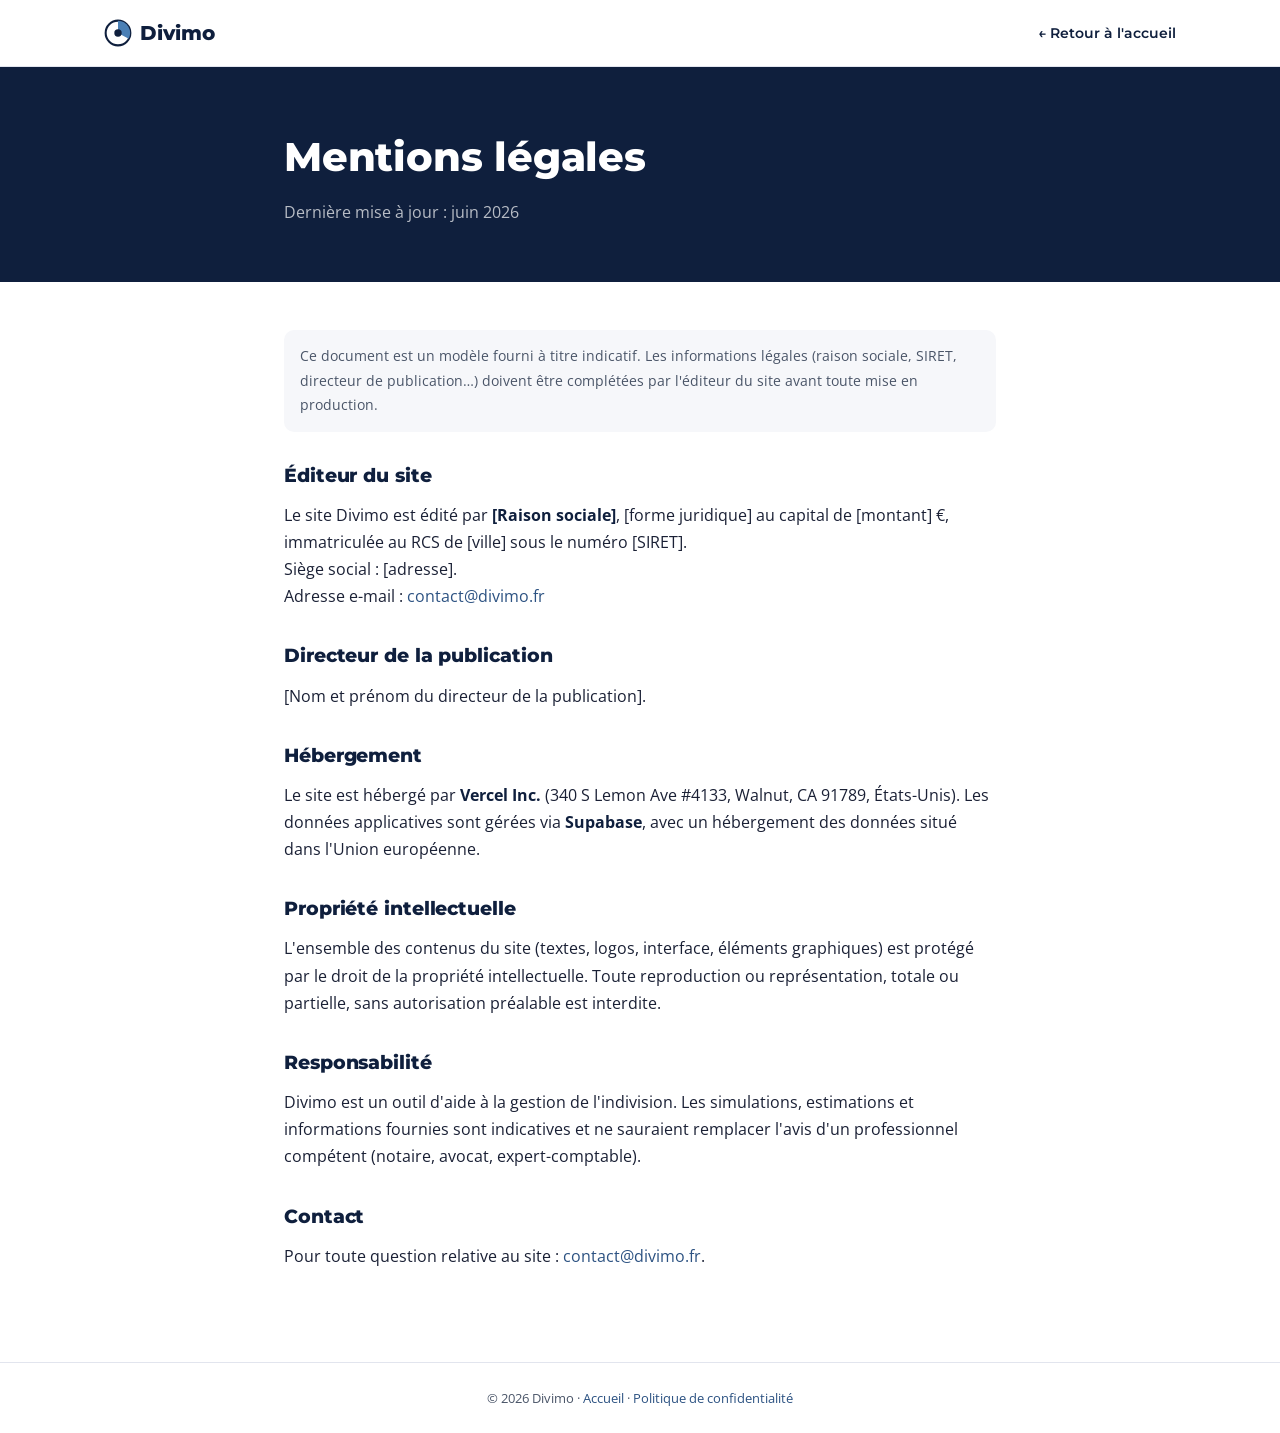
<file: mentions-legales.html>
<!DOCTYPE html>
<html lang="fr">
<head>
<meta charset="UTF-8">
<meta name="viewport" content="width=device-width, initial-scale=1.0">
<title>Mentions légales — Divimo</title>
<meta name="description" content="Mentions légales du site Divimo.">
<link rel="preconnect" href="https://fonts.googleapis.com">
<link rel="preconnect" href="https://fonts.gstatic.com" crossorigin>
<link href="https://fonts.googleapis.com/css2?family=Montserrat:wght@600;700;800&family=Open+Sans:wght@400;500;600&display=swap" rel="stylesheet">
<link rel="stylesheet" href="style.css">
<style>
*,*::before,*::after{margin:0;padding:0;box-sizing:border-box}
html{scroll-behavior:smooth}
body{font-family:'Open Sans',sans-serif;color:var(--texte);background:#fff;line-height:1.7;-webkit-font-smoothing:antialiased}
a{color:var(--accent);text-decoration:none}
a:hover{text-decoration:underline}
.lg-header{position:sticky;top:0;z-index:50;background:rgba(255,255,255,.92);backdrop-filter:blur(12px);border-bottom:1px solid var(--gris-bord)}
.lg-header-in{max-width:var(--maxw);margin:0 auto;padding:0 24px;height:66px;display:flex;align-items:center;justify-content:space-between}
.lg-logo{display:flex;align-items:center;gap:.5rem;font-family:'Montserrat',sans-serif;font-weight:800;font-size:1.25rem;color:var(--navy)}
.lg-back{font-family:'Montserrat',sans-serif;font-weight:600;font-size:.9rem;color:var(--navy)}
.lg-hero{background:var(--navy);color:#fff;padding:56px 0}
.lg-hero-in{max-width:760px;margin:0 auto;padding:0 24px}
.lg-hero h1{font-family:'Montserrat',sans-serif;font-weight:800;font-size:clamp(1.8rem,4vw,2.5rem)}
.lg-hero p{color:rgba(255,255,255,.7);margin-top:8px}
.lg-body{max-width:760px;margin:0 auto;padding:48px 24px 80px}
.lg-body h2{font-family:'Montserrat',sans-serif;font-weight:800;color:var(--navy);font-size:1.18rem;margin:30px 0 10px}
.lg-body h2:first-of-type{margin-top:0}
.lg-body p{color:var(--texte);margin-bottom:12px}
.lg-body b{color:var(--navy)}
.lg-note{background:var(--gris-clair);border-radius:10px;padding:14px 16px;font-size:.9rem;color:var(--texte-doux);margin-bottom:28px}
.lg-foot{border-top:1px solid var(--gris-bord);padding:24px;text-align:center;font-size:.82rem;color:var(--texte-doux)}
</style>
  <link rel="stylesheet" href="premium.css">
</head>
<body>
<header class="lg-header">
  <div class="lg-header-in">
    <a href="index.html" class="lg-logo"><svg width="28" height="28" viewBox="0 0 34 34" fill="none"><circle cx="17" cy="17" r="15" stroke="#0F1F3D" stroke-width="2.5"/><path d="M17 2 A15 15 0 0 1 30 24 L17 17 Z" fill="#4A7FB5"/><circle cx="17" cy="17" r="4.5" fill="#0F1F3D"/></svg>Divimo</a>
    <a href="index.html" class="lg-back">← Retour à l'accueil</a>
  </div>
</header>

<section class="lg-hero"><div class="lg-hero-in"><h1>Mentions légales</h1><p>Dernière mise à jour : juin 2026</p></div></section>

<main class="lg-body">
  <div class="lg-note">Ce document est un modèle fourni à titre indicatif. Les informations légales (raison sociale, SIRET, directeur de publication…) doivent être complétées par l'éditeur du site avant toute mise en production.</div>

  <h2>Éditeur du site</h2>
  <p>Le site Divimo est édité par <b>[Raison sociale]</b>, [forme juridique] au capital de [montant] €, immatriculée au RCS de [ville] sous le numéro [SIRET].<br>Siège social : [adresse].<br>Adresse e-mail : <a href="mailto:contact@divimo.fr">contact@divimo.fr</a></p>

  <h2>Directeur de la publication</h2>
  <p>[Nom et prénom du directeur de la publication].</p>

  <h2>Hébergement</h2>
  <p>Le site est hébergé par <b>Vercel Inc.</b> (340 S Lemon Ave #4133, Walnut, CA 91789, États-Unis). Les données applicatives sont gérées via <b>Supabase</b>, avec un hébergement des données situé dans l'Union européenne.</p>

  <h2>Propriété intellectuelle</h2>
  <p>L'ensemble des contenus du site (textes, logos, interface, éléments graphiques) est protégé par le droit de la propriété intellectuelle. Toute reproduction ou représentation, totale ou partielle, sans autorisation préalable est interdite.</p>

  <h2>Responsabilité</h2>
  <p>Divimo est un outil d'aide à la gestion de l'indivision. Les simulations, estimations et informations fournies sont indicatives et ne sauraient remplacer l'avis d'un professionnel compétent (notaire, avocat, expert-comptable).</p>

  <h2>Contact</h2>
  <p>Pour toute question relative au site : <a href="mailto:contact@divimo.fr">contact@divimo.fr</a>.</p>
</main>

<footer class="lg-foot">© 2026 Divimo · <a href="index.html">Accueil</a> · <a href="politique-confidentialite.html">Politique de confidentialité</a></footer>
</body>
</html>
</file>
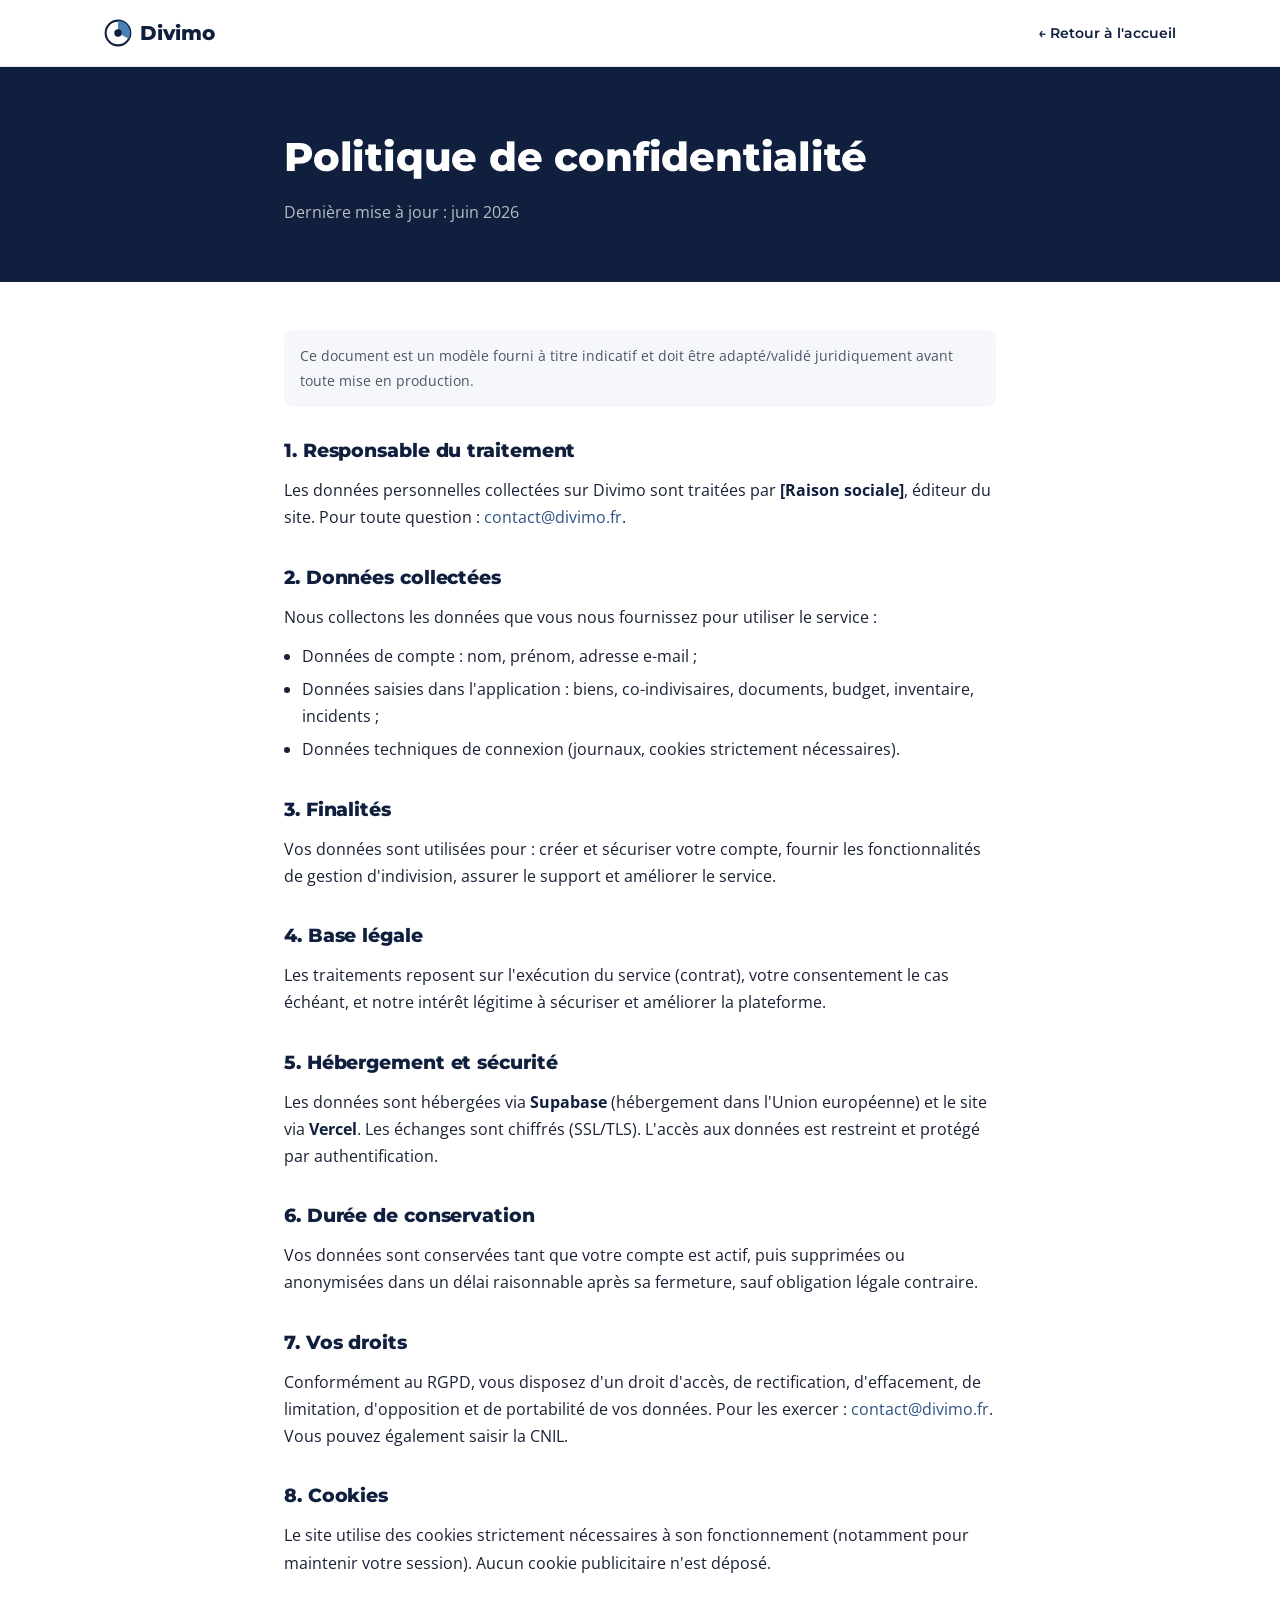
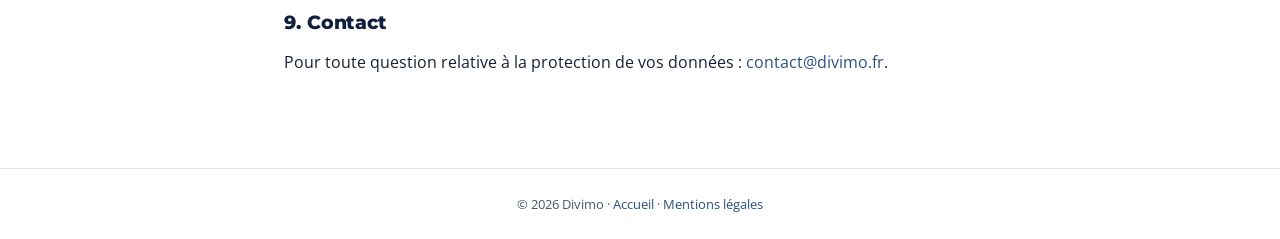
<file: politique-confidentialite.html>
<!DOCTYPE html>
<html lang="fr">
<head>
<meta charset="UTF-8">
<meta name="viewport" content="width=device-width, initial-scale=1.0">
<title>Politique de confidentialité — Divimo</title>
<meta name="description" content="Politique de confidentialité et de protection des données personnelles de Divimo.">
<link rel="preconnect" href="https://fonts.googleapis.com">
<link rel="preconnect" href="https://fonts.gstatic.com" crossorigin>
<link href="https://fonts.googleapis.com/css2?family=Montserrat:wght@600;700;800&family=Open+Sans:wght@400;500;600&display=swap" rel="stylesheet">
<link rel="stylesheet" href="style.css">
<style>
*,*::before,*::after{margin:0;padding:0;box-sizing:border-box}
html{scroll-behavior:smooth}
body{font-family:'Open Sans',sans-serif;color:var(--texte);background:#fff;line-height:1.7;-webkit-font-smoothing:antialiased}
a{color:var(--accent);text-decoration:none}
a:hover{text-decoration:underline}
.lg-header{position:sticky;top:0;z-index:50;background:rgba(255,255,255,.92);backdrop-filter:blur(12px);border-bottom:1px solid var(--gris-bord)}
.lg-header-in{max-width:var(--maxw);margin:0 auto;padding:0 24px;height:66px;display:flex;align-items:center;justify-content:space-between}
.lg-logo{display:flex;align-items:center;gap:.5rem;font-family:'Montserrat',sans-serif;font-weight:800;font-size:1.25rem;color:var(--navy)}
.lg-back{font-family:'Montserrat',sans-serif;font-weight:600;font-size:.9rem;color:var(--navy)}
.lg-hero{background:var(--navy);color:#fff;padding:56px 0}
.lg-hero-in{max-width:760px;margin:0 auto;padding:0 24px}
.lg-hero h1{font-family:'Montserrat',sans-serif;font-weight:800;font-size:clamp(1.8rem,4vw,2.5rem)}
.lg-hero p{color:rgba(255,255,255,.7);margin-top:8px}
.lg-body{max-width:760px;margin:0 auto;padding:48px 24px 80px}
.lg-body h2{font-family:'Montserrat',sans-serif;font-weight:800;color:var(--navy);font-size:1.18rem;margin:30px 0 10px}
.lg-body h2:first-of-type{margin-top:0}
.lg-body p{color:var(--texte);margin-bottom:12px}
.lg-body ul{margin:0 0 12px 1.1rem;color:var(--texte)}
.lg-body li{margin-bottom:6px}
.lg-body b{color:var(--navy)}
.lg-note{background:var(--gris-clair);border-radius:10px;padding:14px 16px;font-size:.9rem;color:var(--texte-doux);margin-bottom:28px}
.lg-foot{border-top:1px solid var(--gris-bord);padding:24px;text-align:center;font-size:.82rem;color:var(--texte-doux)}
</style>
  <link rel="stylesheet" href="premium.css">
</head>
<body>
<header class="lg-header">
  <div class="lg-header-in">
    <a href="index.html" class="lg-logo"><svg width="28" height="28" viewBox="0 0 34 34" fill="none"><circle cx="17" cy="17" r="15" stroke="#0F1F3D" stroke-width="2.5"/><path d="M17 2 A15 15 0 0 1 30 24 L17 17 Z" fill="#4A7FB5"/><circle cx="17" cy="17" r="4.5" fill="#0F1F3D"/></svg>Divimo</a>
    <a href="index.html" class="lg-back">← Retour à l'accueil</a>
  </div>
</header>

<section class="lg-hero"><div class="lg-hero-in"><h1>Politique de confidentialité</h1><p>Dernière mise à jour : juin 2026</p></div></section>

<main class="lg-body">
  <div class="lg-note">Ce document est un modèle fourni à titre indicatif et doit être adapté/validé juridiquement avant toute mise en production.</div>

  <h2>1. Responsable du traitement</h2>
  <p>Les données personnelles collectées sur Divimo sont traitées par <b>[Raison sociale]</b>, éditeur du site. Pour toute question : <a href="mailto:contact@divimo.fr">contact@divimo.fr</a>.</p>

  <h2>2. Données collectées</h2>
  <p>Nous collectons les données que vous nous fournissez pour utiliser le service :</p>
  <ul>
    <li>Données de compte : nom, prénom, adresse e-mail ;</li>
    <li>Données saisies dans l'application : biens, co-indivisaires, documents, budget, inventaire, incidents ;</li>
    <li>Données techniques de connexion (journaux, cookies strictement nécessaires).</li>
  </ul>

  <h2>3. Finalités</h2>
  <p>Vos données sont utilisées pour : créer et sécuriser votre compte, fournir les fonctionnalités de gestion d'indivision, assurer le support et améliorer le service.</p>

  <h2>4. Base légale</h2>
  <p>Les traitements reposent sur l'exécution du service (contrat), votre consentement le cas échéant, et notre intérêt légitime à sécuriser et améliorer la plateforme.</p>

  <h2>5. Hébergement et sécurité</h2>
  <p>Les données sont hébergées via <b>Supabase</b> (hébergement dans l'Union européenne) et le site via <b>Vercel</b>. Les échanges sont chiffrés (SSL/TLS). L'accès aux données est restreint et protégé par authentification.</p>

  <h2>6. Durée de conservation</h2>
  <p>Vos données sont conservées tant que votre compte est actif, puis supprimées ou anonymisées dans un délai raisonnable après sa fermeture, sauf obligation légale contraire.</p>

  <h2>7. Vos droits</h2>
  <p>Conformément au RGPD, vous disposez d'un droit d'accès, de rectification, d'effacement, de limitation, d'opposition et de portabilité de vos données. Pour les exercer : <a href="mailto:contact@divimo.fr">contact@divimo.fr</a>. Vous pouvez également saisir la CNIL.</p>

  <h2>8. Cookies</h2>
  <p>Le site utilise des cookies strictement nécessaires à son fonctionnement (notamment pour maintenir votre session). Aucun cookie publicitaire n'est déposé.</p>

  <h2>9. Contact</h2>
  <p>Pour toute question relative à la protection de vos données : <a href="mailto:contact@divimo.fr">contact@divimo.fr</a>.</p>
</main>

<footer class="lg-foot">© 2026 Divimo · <a href="index.html">Accueil</a> · <a href="mentions-legales.html">Mentions légales</a></footer>
</body>
</html>
</file>
<file: style.css>
/* =======================================================
   DIVIMO — Design System v2
   Cible : particuliers patrimoniaux + administrateurs de biens
   ======================================================= */

:root {
  /* Palette principale */
  --navy:          #0F1F3D;   /* Titres, autorité */
  --navy-mid:      #1E3A5F;   /* Variante hover */
  --accent:        #2C5282;   /* Actions primaires */
  --accent-light:  #4A7FB5;   /* Liens, états actifs */
  --teal:          #2D6A6A;   /* Validations, succès */
  --teal-light:    #4A9B8E;   /* Accent secondaire */

  /* Neutres */
  --blanc:         #FFFFFF;
  --gris-clair:    #F6F7FA;
  --gris-bord:     #E2E5EE;
  --gris-mid:      #CBD2E0;
  --texte:         #1A2035;
  --texte-doux:    #4A5568;
  --texte-leger:   #8896A7;

  /* Formes */
  --radius:        12px;
  --radius-lg:     18px;
  --radius-xl:     24px;

  /* Ombres */
  --shadow-sm:     0 1px 4px rgba(15,31,61,.06);
  --shadow:        0 4px 16px rgba(15,31,61,.08);
  --shadow-md:     0 8px 28px rgba(15,31,61,.10);
  --shadow-lg:     0 16px 48px rgba(15,31,61,.13);

  /* Largeur max */
  --maxw: 1120px;

  /* Ancien système (compatibilité pages existantes) */
  --bleu-roi:          #0F1F3D;
  --bleu-violet:       #2C5282;
  --bleu-violet-clair: #4A7FB5;
  --vert:              #4A9B8E;
}

/* =======================================================
   HEADER PARTAGÉ
   ======================================================= */
.site-header {
  position: sticky;
  top: 0;
  z-index: 100;
  background: rgba(255,255,255,.95);
  backdrop-filter: blur(12px);
  border-bottom: 1px solid var(--gris-bord);
}
.site-header-inner {
  max-width: var(--maxw);
  margin: 0 auto;
  padding: 0 28px;
  height: 68px;
  display: flex;
  align-items: center;
  justify-content: space-between;
  gap: 1rem;
}
.brand-logo {
  display: flex;
  align-items: center;
  gap: .5rem;
  font-family: 'Montserrat', sans-serif;
  font-weight: 800;
  font-size: 1.32rem;
  color: var(--navy);
  letter-spacing: -.025em;
  flex-shrink: 0;
}
.main-nav {
  display: flex;
  gap: .15rem;
  align-items: center;
}
.main-nav a {
  font-family: 'Montserrat', sans-serif;
  font-weight: 600;
  font-size: .88rem;
  color: var(--texte-doux);
  padding: .45rem .8rem;
  border-radius: 8px;
  transition: .15s;
}
.main-nav a:hover { background: var(--gris-clair); color: var(--navy); }
.main-nav a.active { color: var(--accent); background: rgba(44,82,130,.08); }
.header-actions {
  display: flex;
  gap: .5rem;
  align-items: center;
  flex-shrink: 0;
}
.hbtn {
  font-family: 'Montserrat', sans-serif;
  font-weight: 600;
  font-size: .86rem;
  padding: .52rem 1.05rem;
  border-radius: 9px;
  transition: transform .2s cubic-bezier(.3,.7,.3,1), box-shadow .2s, background .2s, border-color .2s, color .2s;
  cursor: pointer;
  white-space: nowrap;
  border: 1.5px solid transparent;
  display: inline-flex;
  align-items: center;
  gap: .4rem;
}
.hbtn-ghost {
  color: var(--navy);
  border-color: var(--gris-bord);
  background: #fff;
}
.hbtn-ghost:hover { border-color: var(--accent-light); color: var(--accent); }
.hbtn-primary {
  background: var(--navy);
  color: #fff;
  box-shadow: 0 2px 8px rgba(15,31,61,.2);
}
.hbtn-primary:hover { background: var(--navy-mid); transform: translateY(-2px); box-shadow: 0 9px 22px -7px rgba(15,31,61,.42); }
@media (prefers-reduced-motion: reduce) { .hbtn:hover { transform: none; } }
.nav-toggle {
  display: none;
  background: none;
  border: none;
  cursor: pointer;
  color: var(--navy);
  padding: 6px;
}
@media (max-width: 900px) {
  .nav-toggle { display: block; }
  .main-nav, .header-actions { display: none; }
  .site-header.open .site-header-inner { flex-wrap: wrap; height: auto; padding-bottom: 14px; }
  .site-header.open .main-nav,
  .site-header.open .header-actions { display: flex; flex-direction: column; width: 100%; align-items: stretch; gap: .3rem; }
  .site-header.open .main-nav { order: 3; margin-top: 10px; border-top: 1px solid var(--gris-bord); padding-top: 10px; }
  .site-header.open .header-actions { order: 4; margin-top: 6px; }
  .main-nav a { padding: .7rem .5rem; }
  .hbtn { justify-content: center; padding: .75rem; }
}
</file>
<file: premium.css>
/* ════════════════════════════════════════════════════════════════
   DIVIMO — Couche premium partagée (refonte)
   Déclinaison de la direction validée sur la page d'accueil.
   Palette Divimo strictement inchangée (variables de style.css).
   À lier EN DERNIER dans le <head> pour primer sur les styles de page.
   ════════════════════════════════════════════════════════════════ */
@import url('https://fonts.googleapis.com/css2?family=Cormorant+Garamond:ital,wght@0,400;0,500;0,600;0,700;1,500;1,600&display=swap');

/* — Titres serif d'apparat — */
h1, h2,
.hero-title, .section-title, .page-title {
  font-family: 'Cormorant Garamond', Georgia, serif;
  font-weight: 600;
  letter-spacing: -.005em;
}
/* Accent éditorial : mot mis en valeur en italique */
.hero-title span, h1 em, h2 em { font-style: italic; font-weight: 600; }

/* — Eyebrow éditorial (filet dégradé) — */
.eyebrow {
  display: inline-flex; align-items: center; gap: .6rem;
  font-size: .75rem; letter-spacing: .18em; color: var(--accent);
}
.eyebrow::before {
  content: ""; width: 26px; height: 2px; border-radius: 2px;
  background: linear-gradient(90deg, var(--accent), var(--teal-light));
}
.tc .eyebrow, .center .eyebrow, .text-center .eyebrow { justify-content: center; }
.tc .eyebrow::before, .center .eyebrow::before, .text-center .eyebrow::before { display: none; }

/* — Profondeur premium des cartes neutres (pas de relief au survol) — */
.feat, .usecase, .aud-card {
  border: 1px solid var(--gris-bord);
  border-radius: var(--radius-lg);
  box-shadow: 0 1px 2px rgba(15,31,61,.04), 0 14px 32px -20px rgba(15,31,61,.20);
}

/* — Boutons : finition — */
.btn-hero, .btn-cta { letter-spacing: .005em; }

@media (prefers-reduced-motion: reduce) {
  html { scroll-behavior: auto; }
}
</file>
